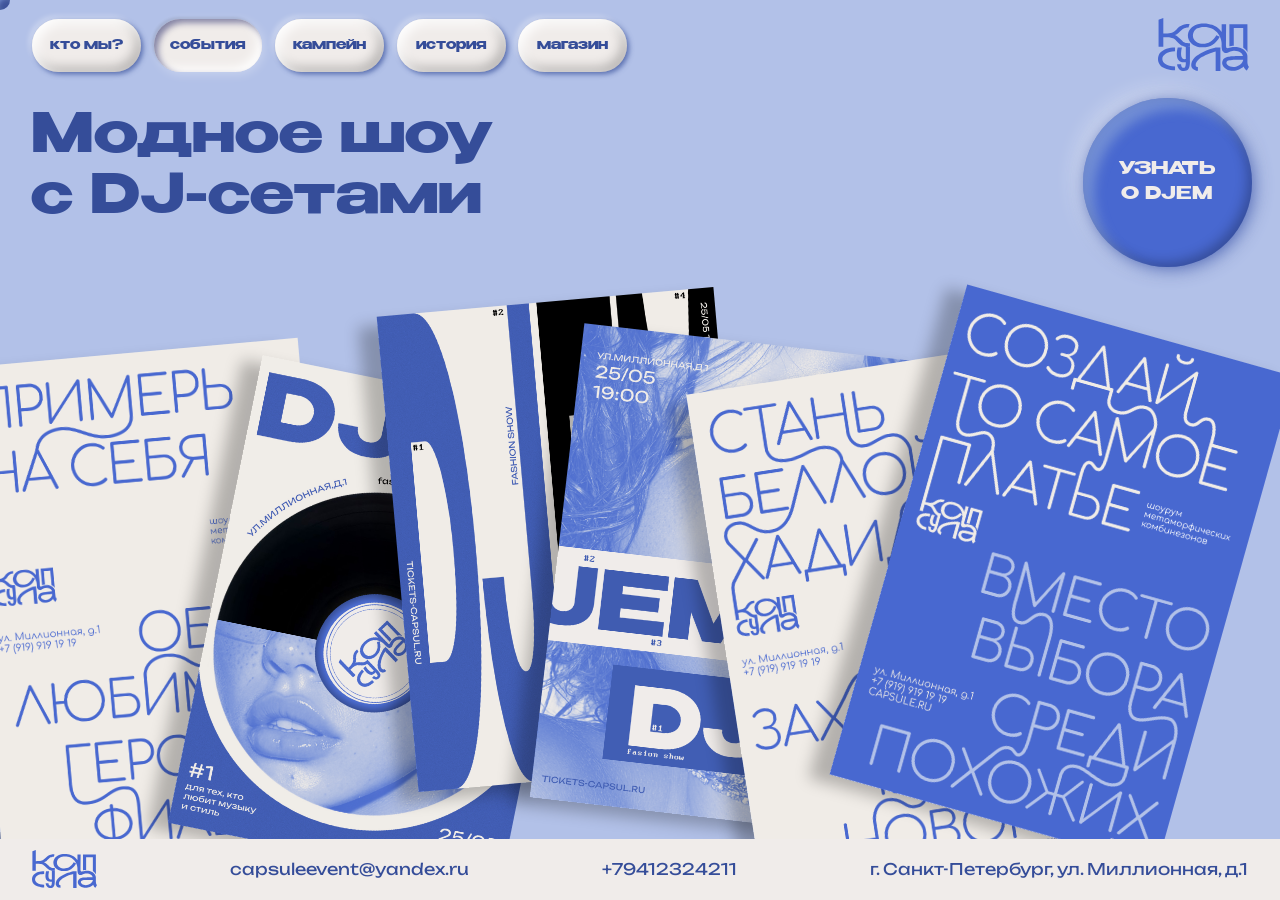
<file: index.html>
<!DOCTYPE html>
<html lang="en">
    <head>
        <title>Капсула</title>
        <link rel="stylesheet" href="css/styles.css">
        <meta name="viewport" content="width=device-width, initial-scale=1.0">
        <script src="java/js.js" defer></script>
    </head>
<body>
    <div class="customcursor"></div>
    <section class="DJEM">
    <div class="buttons-container">
        <div>
            <a href="aboutus.html" class="aboutus">кто мы?</a>
        </div>
        <div>
            <a href="index.html" class="events active">события</a>
        </div>
        <div>
            <a href="campaign.html" class="campaign">кампейн</a>
        </div>
        <div>
            <a href="history.html" class="history">история</a>
        </div>
        <div>
            <a href="shop.html" class="shop">магазин</a>
        </div>
        <div class="logowhite">
            <img src="images/logo.svg">
        </div>
    </div>
    <div class="line">
        <h1 class="show">Модное шоу<br />с DJ-сетами</h1>
        <div>
            <a href="https://eakushtanova.github.io/DJEM/" target="_blank" rel="noopener noreferrer"
                class="djembtn">
                УЗНАТЬ<br />О DJEM
            </a>
        </div>
    </div>
    <div class="posters">
        <div class="poster1">
            <img src="images/posterf.png">
        </div>
        <div class="poster2">
            <img src="images/posterdj.jpg">
        </div>
        <div class="poster3">
            <img src="images/postertyp.png">
        </div>
        <div class="poster4">
            <img src="images/postergirl.png">
        </div>
        <div class="poster5">
            <img src="images/posterbe.png">
        </div>
        <div class="poster6">
            <img src="images/posterblue.png">
        </div>
    </div>
        <div class="footer">
            <div class="logof">
                <img src="images/logo.svg">
            </div>
            <div class="mail">
                <p>capsuleevent@yandex.ru</p>
            </div>
            <div class="phone">
                <p>+79412324211</p>
            </div>
            <div class="adress">
                <p>г. Санкт-Петербург, ул. Миллионная, д.1</p>
            </div>
        </div>
    </section>
</body>
</file>
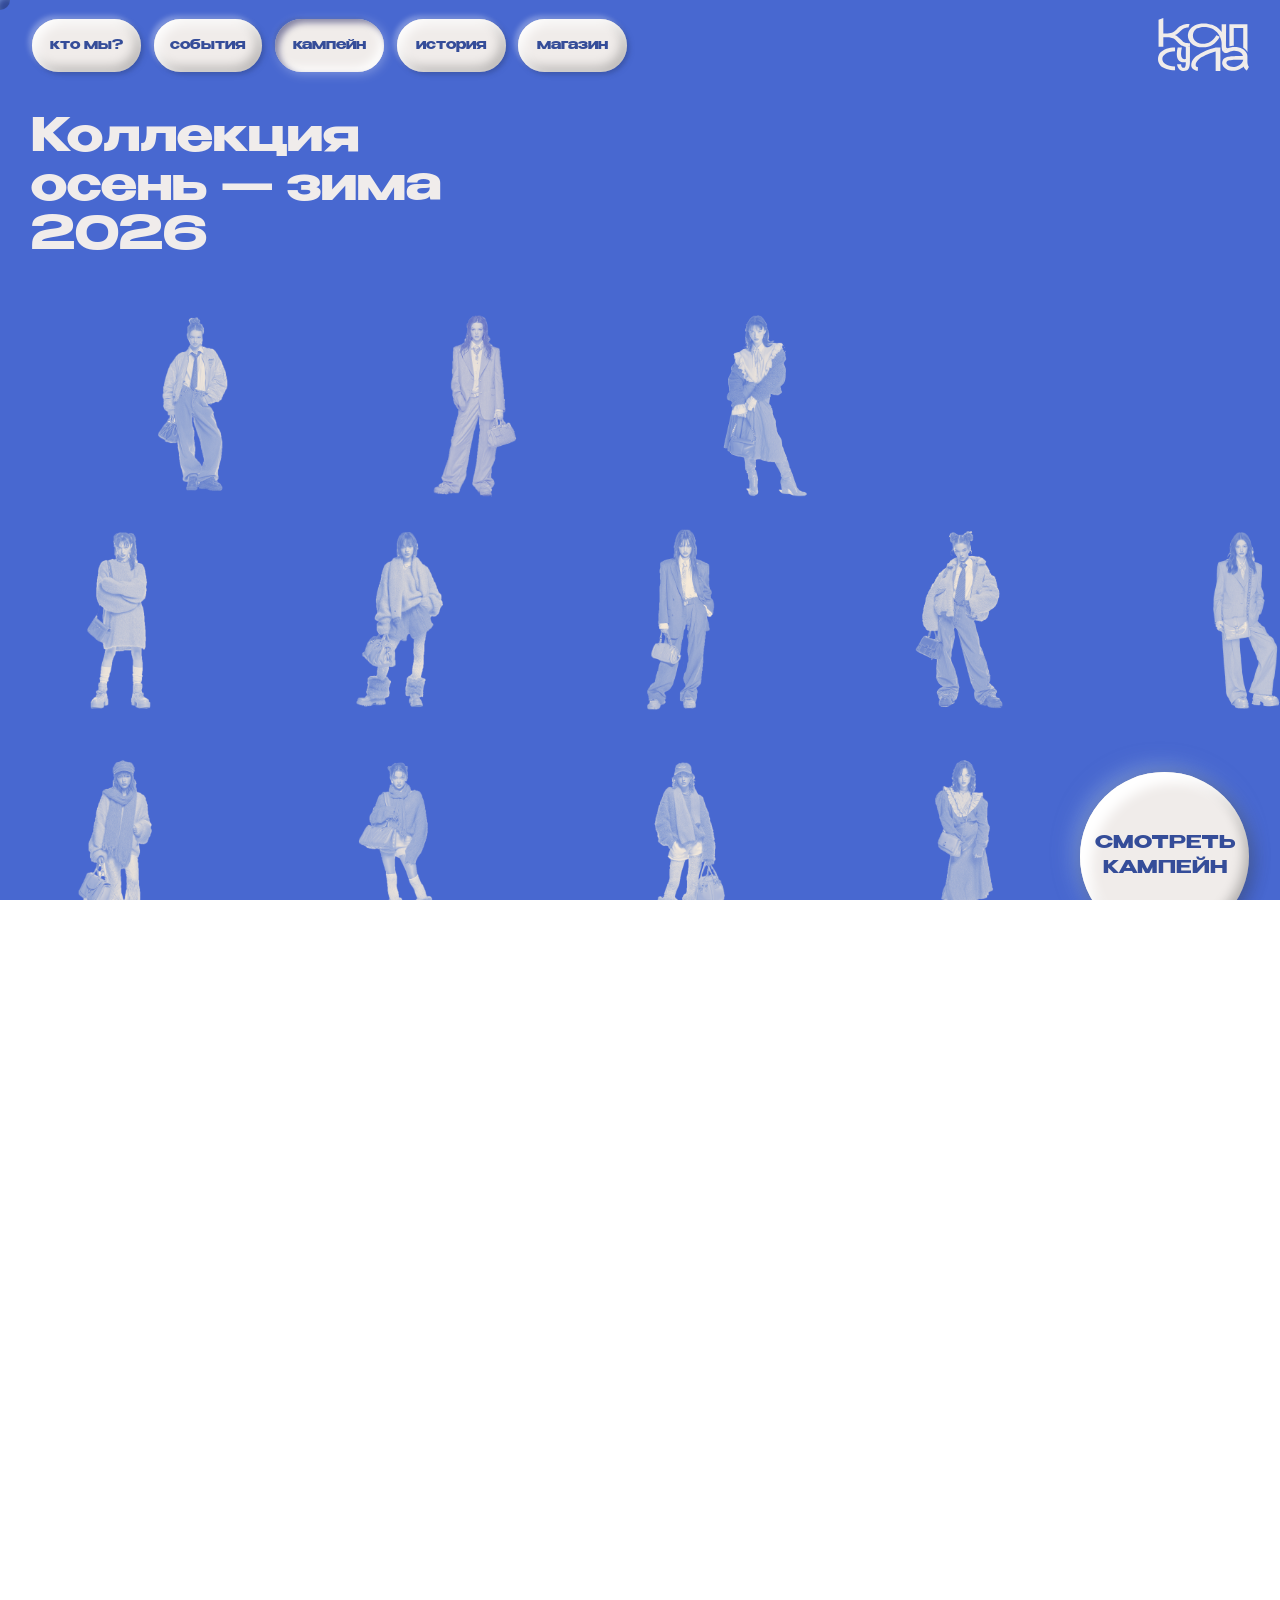
<file: campaign.html>
<!DOCTYPE html>
<html lang="en">

<head>
    <title>Капсула</title>
    <link rel="stylesheet" href="css/styles.css">
    <meta name="viewport" content="width=device-width, initial-scale=1.0">
    <script src="java/js.js" defer></script>
    <style>
      body::after {
        content: '';
        height: 100vh;
        width: 1px;
        position: absolute;
        top: 100%;
        left: 0;
        pointer-events: none;
      }
    </style>
</head>

<body>
    <div class="customcursor"></div>
    <section class="camp">
        <div class="buttons-container">
            <div>
              <a href="aboutus.html" class="aboutus">кто мы?</a>
            </div>
            <div>
              <a href="index.html" class="events">события</a>
            </div>
            <div>
              <a href="campaign.html" class="campaign active">кампейн</a>
            </div>
            <div>
              <a href="history.html" class="history">история</a>
            </div>
            <div>
              <a href="shop.html" class="shop">магазин</a>
            </div>
            <div class="logowhite">
              <img src="images/logowhite.svg">
            </div>
        </div>
        <div class="row1">
                <h1 class="collection">Коллекция<br />осень — зима<br />2026</h1>
        <div class="models-grid1">
      <div class="model-card" data-index="0">
        <img src="images/girl3.png" alt="Модель в образе осень-зима 2026">
      </div>
      <div class="model-card" data-index="1">
        <img src="images/girl1.png" alt="Модель в образе осень-зима 2026">
      </div>
      <div class="model-card" data-index="2">
        <img src="images/girl12.png" alt="Модель в образе осень-зима 2026">
      </div>
      </div>
      <div class="models-grid2">
        <div class="model-card" data-index="3">
          <img src="images/girl9.png" alt="Модель в образе осень-зима 2026">
        </div>
        <div class="model-card" data-index="4">
          <img src="images/girl2.png" alt="Модель в образе осень-зима 2026">
        </div>
        <div class="model-card" data-index="5">
          <img src="images/girl8.png" alt="Модель в образе осень-зима 2026">
        </div>
        <div class="model-card" data-index="6">
          <img src="images/girl7.png" alt="Модель в образе осень-зима 2026">
        </div>
        <div class="model-card" data-index="7">
          <img src="images/girl13.png" alt="Модель в образе осень-зима 2026">
        </div>
        <div class="model-card" data-index="8">
          <img src="images/girl4.png" alt="Модель в образе осень-зима 2026">
        </div>
        <div class="model-card" data-index="9">
          <img src="images/girl10.png" alt="Модель в образе осень-зима 2026">
        </div>
        <div class="model-card" data-index="10"> 
          <img src="images/girl6.png" alt="Модель в образе осень-зима 2026">
        </div>
        <div class="model-card" data-index="11">
          <img src="images/girl5.png" alt="Модель в образе осень-зима 2026">
        </div>
      </div>
      <div>
        <a href="https://eakushtanova.github.io/capsule/" target="_blank" rel="noopener noreferrer" class="campbtn">
          СМОТРЕТЬ<br />КАМПЕЙН
        </a>
      </div>
    </div>
        <div class="footer">
            <div class="logof">
                <img src="images/logo.svg">
            </div>
            <div class="mail">
                <p>capsuleevent@yandex.ru</p>
            </div>
            <div class="phone">
                <p>+79412324211</p>
            </div>
            <div class="adress">
                <p>г. Санкт-Петербург, ул. Миллионная, д.1</p>
            </div>
        </div>
</file>
<file: css/styles.css>
@import url('reset.css');
@import url(fonts.css);
@import url(layout.css);
</file>
